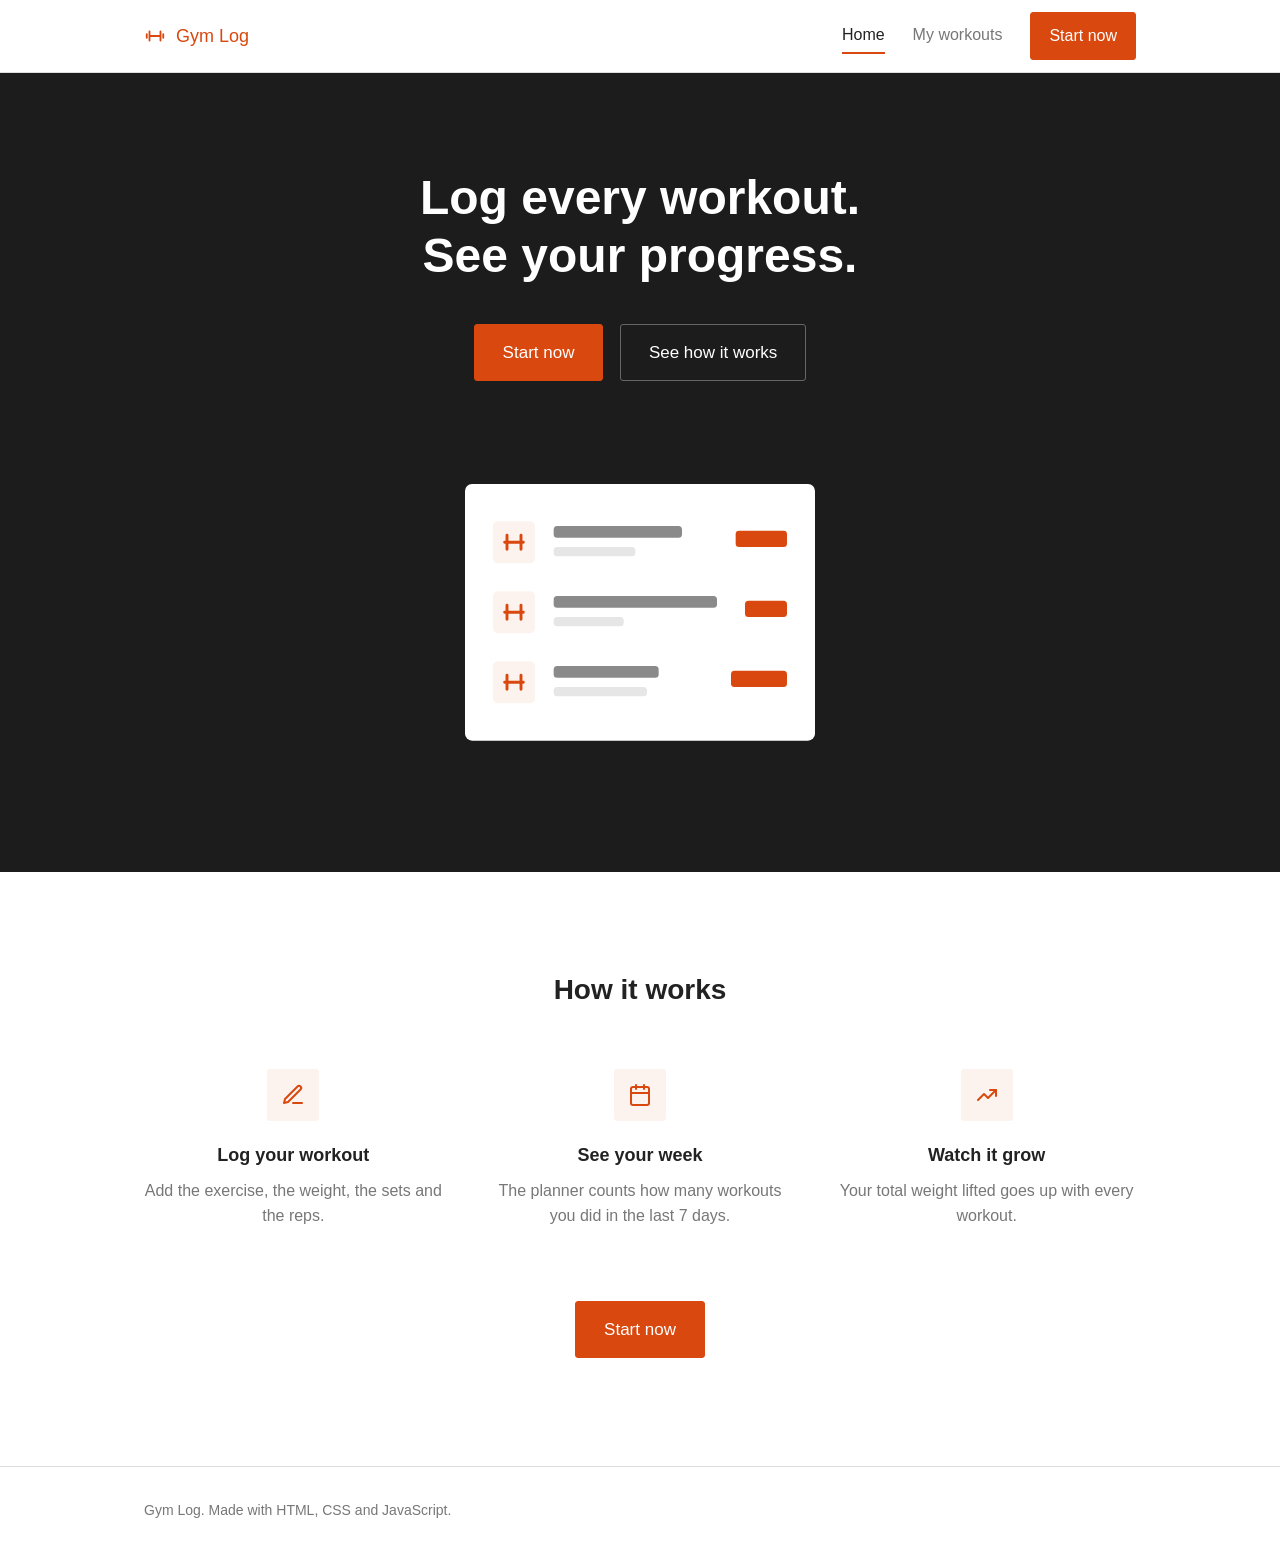
<file: index.html>
<!DOCTYPE html>
<html lang="en">
<head>
  <meta charset="UTF-8">
  <meta name="viewport" content="width=device-width, initial-scale=1.0">
  <title>Gym Log</title>
  <link rel="stylesheet" href="styles.css">
</head>
<body>

  <!-- Navigation bar -->
  <nav class="navbar">
    <div class="wide navbar-inner">
      <a class="logo" href="index.html">
        <svg class="icon" viewBox="0 0 24 24"><path d="M6 7v10M18 7v10M3 10v4M21 10v4M6 12h12"/></svg>
        Gym Log
      </a>
      <div class="nav-links">
        <a class="nav-link active" href="index.html">Home</a>
        <a class="nav-link" href="log.html">My workouts</a>
        <a class="button button-primary" href="log.html">Start now</a>
      </div>
    </div>
  </nav>

  <!-- Hero -->
  <header class="hero-band">
    <div class="wide hero">
      <div class="hero-text">
        <h1 class="hero-title">Log every workout. See your progress.</h1>
        <a class="button button-primary button-big" href="log.html">Start now</a>
        <a class="button button-ghost button-big" href="#how">See how it works</a>
      </div>

      <!-- A flat drawing of a workout list -->
      <div class="hero-art">
        <svg viewBox="0 0 360 280" xmlns="http://www.w3.org/2000/svg" role="img" aria-label="A list of workouts">
          <rect x="30" y="30" width="300" height="220" rx="6" fill="#ffffff"/>

          <rect x="54" y="62" width="36" height="36" rx="4" fill="#fdf3ee"/>
          <path d="M64 80h16M66 74v12M78 74v12" stroke="#d9480f" stroke-width="2.5" fill="none" stroke-linecap="round"/>
          <rect x="106" y="66" width="110" height="10" rx="3" fill="#8a8a8a"/>
          <rect x="106" y="84" width="70" height="8" rx="3" fill="#e6e6e6"/>
          <rect x="262" y="70" width="44" height="14" rx="3" fill="#d9480f"/>

          <rect x="54" y="122" width="36" height="36" rx="4" fill="#fdf3ee"/>
          <path d="M64 140h16M66 134v12M78 134v12" stroke="#d9480f" stroke-width="2.5" fill="none" stroke-linecap="round"/>
          <rect x="106" y="126" width="140" height="10" rx="3" fill="#8a8a8a"/>
          <rect x="106" y="144" width="60" height="8" rx="3" fill="#e6e6e6"/>
          <rect x="270" y="130" width="36" height="14" rx="3" fill="#d9480f"/>

          <rect x="54" y="182" width="36" height="36" rx="4" fill="#fdf3ee"/>
          <path d="M64 200h16M66 194v12M78 194v12" stroke="#d9480f" stroke-width="2.5" fill="none" stroke-linecap="round"/>
          <rect x="106" y="186" width="90" height="10" rx="3" fill="#8a8a8a"/>
          <rect x="106" y="204" width="80" height="8" rx="3" fill="#e6e6e6"/>
          <rect x="258" y="190" width="48" height="14" rx="3" fill="#d9480f"/>
        </svg>
      </div>
    </div>
  </header>

  <!-- How it works -->
  <section class="how" id="how">
    <div class="wide">
      <h2 class="how-title">How it works</h2>
      <div class="steps">

        <div class="step">
          <div class="step-icon">
            <svg class="icon icon-big" viewBox="0 0 24 24"><path d="M12 20h9"/><path d="M16.5 3.5a2.1 2.1 0 0 1 3 3L7 19l-4 1 1-4Z"/></svg>
          </div>
          <h3>Log your workout</h3>
          <p class="muted">Add the exercise, the weight, the sets and the reps.</p>
        </div>

        <div class="step">
          <div class="step-icon">
            <svg class="icon icon-big" viewBox="0 0 24 24"><rect x="3" y="4" width="18" height="18" rx="2"/><path d="M16 2v4M8 2v4M3 10h18"/></svg>
          </div>
          <h3>See your week</h3>
          <p class="muted">The planner counts how many workouts you did in the last 7 days.</p>
        </div>

        <div class="step">
          <div class="step-icon">
            <svg class="icon icon-big" viewBox="0 0 24 24"><path d="M3 17l6-6 4 4 8-8"/><path d="M15 7h6v6"/></svg>
          </div>
          <h3>Watch it grow</h3>
          <p class="muted">Your total weight lifted goes up with every workout.</p>
        </div>

      </div>

      <div class="how-end">
        <a class="button button-primary button-big" href="log.html">Start now</a>
      </div>
    </div>
  </section>

  <footer class="footer">
    <div class="wide">Gym Log. Made with HTML, CSS and JavaScript.</div>
  </footer>

</body>
</html>
</file>
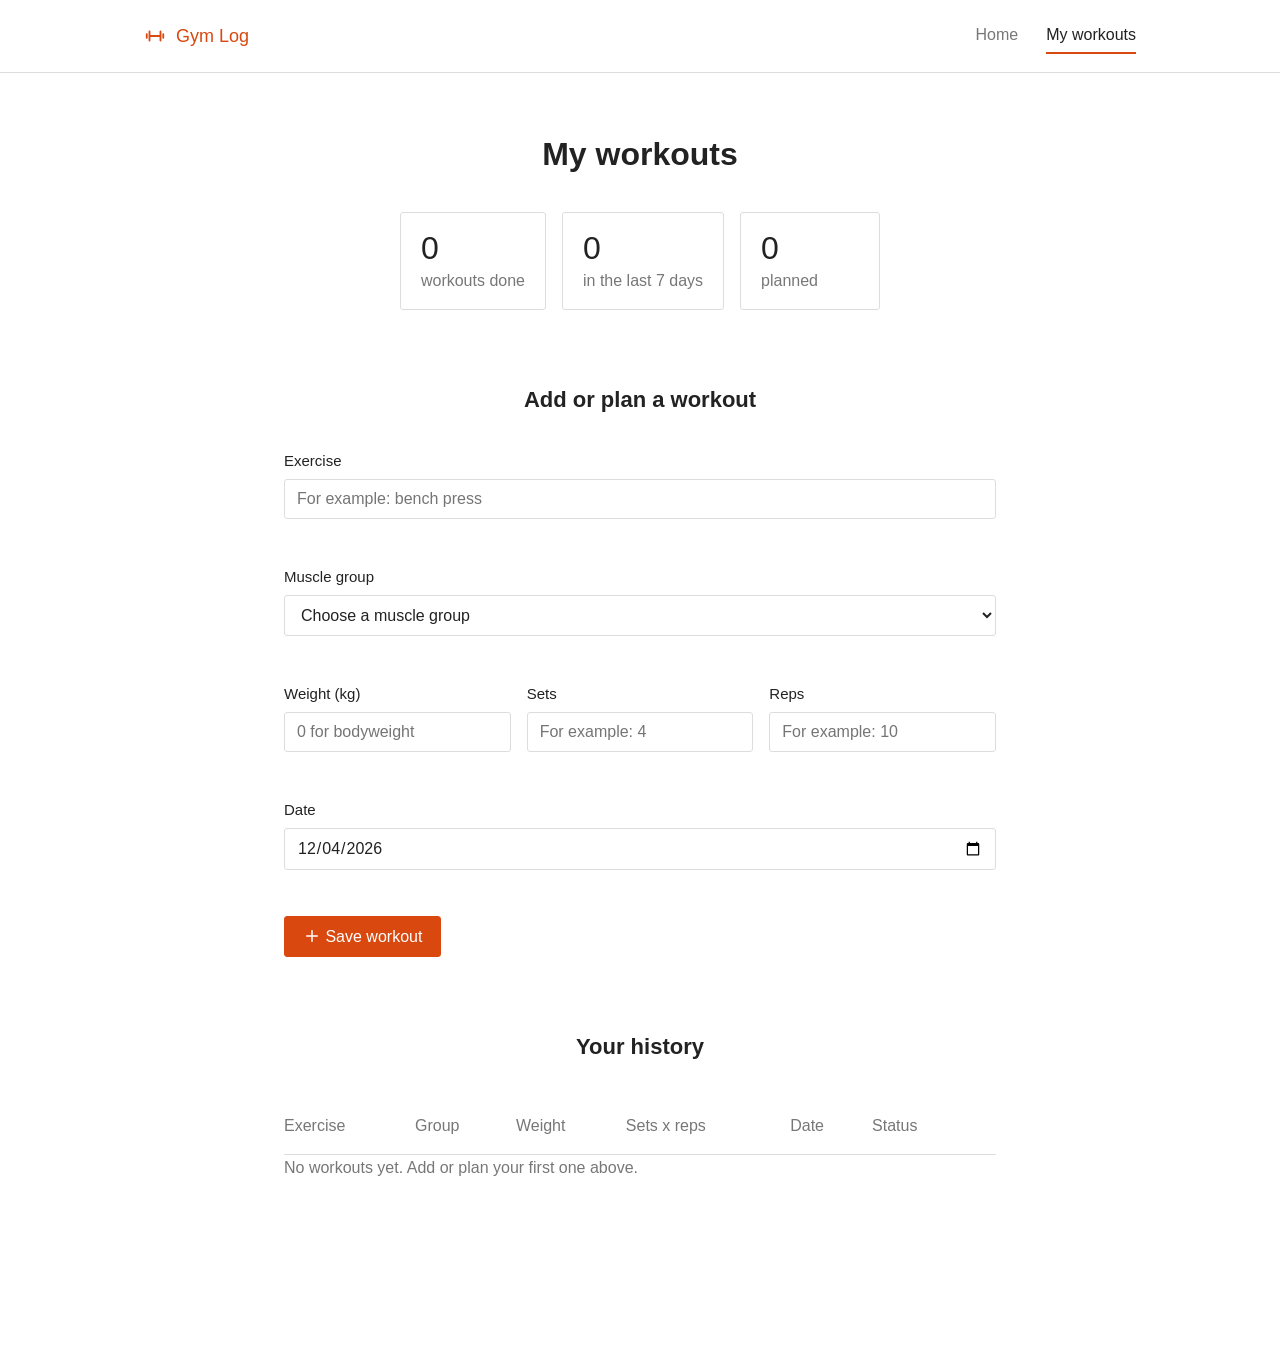
<file: log.html>
<!DOCTYPE html>
<html lang="en">
<head>
  <meta charset="UTF-8">
  <meta name="viewport" content="width=device-width, initial-scale=1.0">
  <title>My workouts - Gym Log</title>
  <link rel="stylesheet" href="styles.css">
</head>
<body>

  <!-- Navigation bar -->
  <nav class="navbar">
    <div class="wide navbar-inner">
      <a class="logo" href="index.html">
        <svg class="icon" viewBox="0 0 24 24"><path d="M6 7v10M18 7v10M3 10v4M21 10v4M6 12h12"/></svg>
        Gym Log
      </a>
      <div class="nav-links">
        <a class="nav-link" href="index.html">Home</a>
        <a class="nav-link active" href="log.html">My workouts</a>
      </div>
    </div>
  </nav>

  <main class="container">

    <header class="section">
      <h1>My workouts</h1>

      <div class="stats">
        <div class="stat">
          <span class="stat-number" id="done-count">0</span>
          <span class="muted">workouts done</span>
        </div>
        <div class="stat">
          <span class="stat-number" id="week-count">0</span>
          <span class="muted">in the last 7 days</span>
        </div>
        <div class="stat">
          <span class="stat-number" id="planned-count">0</span>
          <span class="muted">planned</span>
        </div>
      </div>
    </header>

    <section class="section">
      <h2>Add or plan a workout</h2>
      <form id="workout-form" novalidate>
        <div class="field">
          <label class="label" for="exercise">Exercise</label>
          <input class="input" type="text" id="exercise" placeholder="For example: bench press">
          <p class="error" id="exercise-error"></p>
        </div>

        <div class="field">
          <label class="label" for="group">Muscle group</label>
          <select class="input" id="group">
            <option value="">Choose a muscle group</option>
            <option value="Chest">Chest</option>
            <option value="Back">Back</option>
            <option value="Legs">Legs</option>
            <option value="Shoulders">Shoulders</option>
            <option value="Arms">Arms</option>
            <option value="Core">Core</option>
          </select>
          <p class="error" id="group-error"></p>
        </div>

        <div class="row">
          <div class="field">
            <label class="label" for="weight">Weight (kg)</label>
            <input class="input" type="number" id="weight" placeholder="0 for bodyweight" min="0" step="any">
            <p class="error" id="weight-error"></p>
          </div>
          <div class="field">
            <label class="label" for="sets">Sets</label>
            <input class="input" type="number" id="sets" placeholder="For example: 4" min="1">
            <p class="error" id="sets-error"></p>
          </div>
          <div class="field">
            <label class="label" for="reps">Reps</label>
            <input class="input" type="number" id="reps" placeholder="For example: 10" min="1">
            <p class="error" id="reps-error"></p>
          </div>
        </div>

        <div class="field">
          <label class="label" for="date">Date</label>
          <input class="input" type="date" id="date">
          <p class="error" id="date-error"></p>
        </div>

        <button class="button button-primary" type="submit">
          <svg class="icon" viewBox="0 0 24 24"><path d="M12 5v14M5 12h14"/></svg>
          Save workout
        </button>
      </form>
    </section>

    <section class="section">
      <h2>Your history</h2>
      <table class="table">
        <thead>
          <tr>
            <th>Exercise</th>
            <th>Group</th>
            <th>Weight</th>
            <th>Sets x reps</th>
            <th>Date</th>
            <th>Status</th>
            <th></th>
          </tr>
        </thead>
        <tbody id="workout-list"></tbody>
      </table>
      <p class="muted" id="empty-message">No workouts yet. Add or plan your first one above.</p>
    </section>

  </main>

  <script src="lib.js"></script>
  <script src="app.js"></script>
</body>
</html>
</file>
<file: styles.css>
/* styles.css
   A small set of reusable classes. Flat design: no gradients,
   no shadows, small corners, lots of white space. */

/* Colors and sizes in one place */
:root {
  --text: #222222;
  --muted: #777777;
  --line: #dddddd;
  --accent: #d9480f;
  --accent-hover: #b83c0b;
  --tint: #fdf3ee;
  --red: #a61b1b;
  --corner: 3px;
}

* {
  box-sizing: border-box;
}

body {
  margin: 0;
  font-family: Arial, Helvetica, sans-serif;
  font-size: 16px;
  line-height: 1.6;
  color: var(--text);
  background: #ffffff;
}

/* Layout */
.container {
  max-width: 760px;
  margin: 0 auto;
  padding: 56px 24px 96px 24px;
}

.wide {
  max-width: 1040px;
  margin: 0 auto;
  padding: 0 24px;
}

.section {
  margin-bottom: 72px;
}

/* Text */
h1 {
  margin: 0;
  font-size: 32px;
  font-weight: bold;
  text-align: center;
}

h2 {
  margin: 0 0 32px 0;
  font-size: 22px;
  font-weight: bold;
  text-align: center;
}

h3 {
  margin: 0 0 8px 0;
  font-size: 18px;
  font-weight: bold;
}

p {
  margin: 0 0 8px 0;
}

a {
  color: inherit;
}

.muted {
  color: var(--muted);
}

.red {
  color: var(--red);
}


.hidden {
  display: none;
}

/* Icons (small drawings made with SVG) */
.icon {
  width: 18px;
  height: 18px;
  fill: none;
  stroke: currentColor;
  stroke-width: 2;
  stroke-linecap: round;
  stroke-linejoin: round;
  vertical-align: -3px;
}

.icon-big {
  width: 24px;
  height: 24px;
  vertical-align: middle;
}

/* Navigation bar */
.navbar {
  border-bottom: 1px solid var(--line);
  background: #ffffff;
}

.navbar-inner {
  display: flex;
  align-items: center;
  justify-content: space-between;
  min-height: 72px;
}

.logo {
  display: flex;
  align-items: center;
  gap: 10px;
  font-size: 18px;
  color: var(--accent);
  text-decoration: none;
}

.logo .icon {
  width: 22px;
  height: 22px;
}

.nav-links {
  display: flex;
  align-items: center;
  gap: 28px;
}

.nav-link {
  padding: 4px 0;
  color: var(--muted);
  text-decoration: none;
  border-bottom: 2px solid transparent;
}

.nav-link:hover {
  color: var(--text);
}

.nav-link.active {
  color: var(--text);
  border-bottom-color: var(--accent);
}

/* Hero (dark band) */
.hero-band {
  color: #ffffff;
  background: #1c1c1c;
}

.hero {
  display: flex;
  flex-direction: column;
  align-items: center;
  gap: 56px;
  padding-top: 96px;
  padding-bottom: 96px;
  text-align: center;
}

.hero-title {
  max-width: 700px;
  margin: 0 0 40px 0;
  font-size: 48px;
  font-weight: bold;
  line-height: 1.2;
  text-wrap: balance;
}

.hero-art {
  width: 100%;
  max-width: 420px;
}

.hero-art svg {
  display: block;
  width: 100%;
  height: auto;
}

/* How it works */
.how {
  padding: 96px 0;
}

.how-title {
  margin-bottom: 56px;
  font-size: 28px;
}

.steps {
  display: flex;
  gap: 48px;
}

.step {
  flex: 1;
  text-align: center;
}

.step-icon {
  display: flex;
  align-items: center;
  justify-content: center;
  width: 52px;
  height: 52px;
  margin: 0 auto 20px auto;
  color: var(--accent);
  background: var(--tint);
  border-radius: var(--corner);
}

.how-end {
  margin-top: 64px;
  text-align: center;
}

/* Footer */
.footer {
  padding: 32px 0;
  color: var(--muted);
  font-size: 14px;
  border-top: 1px solid var(--line);
}

/* Numbers at the top of the planner */
.stats {
  display: flex;
  flex-wrap: wrap;
  justify-content: center;
  gap: 16px;
  margin-top: 32px;
}

.stat {
  min-width: 140px;
  padding: 16px 20px;
  border: 1px solid var(--line);
  border-radius: var(--corner);
}

.stat-number {
  display: block;
  font-size: 32px;
  line-height: 1.2;
}

/* Form */
.label {
  display: block;
  margin-bottom: 6px;
  font-size: 15px;
}

.row {
  display: flex;
  gap: 16px;
}

.row .field {
  flex: 1;
}

.field {
  margin-bottom: 20px;
}

.input {
  width: 100%;
  padding: 10px 12px;
  font-family: inherit;
  font-size: 16px;
  color: var(--text);
  background: #ffffff;
  border: 1px solid var(--line);
  border-radius: var(--corner);
}

.input:focus {
  outline: 2px solid var(--accent);
  outline-offset: 0;
}

.input-bad {
  border-color: var(--red);
}

.error {
  min-height: 22px;
  margin: 4px 0 0 0;
  font-size: 14px;
  color: var(--red);
}

/* Buttons (work on <button> and on <a>) */
.button {
  display: inline-block;
  padding: 10px 18px;
  font-family: inherit;
  font-size: 16px;
  color: var(--text);
  text-decoration: none;
  background: #ffffff;
  border: 1px solid var(--line);
  border-radius: var(--corner);
  cursor: pointer;
}

.button:hover {
  background: #f4f4f4;
}

.button-primary {
  color: #ffffff;
  background: var(--accent);
  border-color: var(--accent);
}

.button-primary:hover {
  background: var(--accent-hover);
}

.button-ghost {
  color: #ffffff;
  background: transparent;
  border-color: #666666;
}

.button-ghost:hover {
  background: #2c2c2c;
}

.button-big {
  margin: 0 6px 12px 6px;
  padding: 14px 28px;
  font-size: 17px;
}

.button-small {
  padding: 4px 10px;
  font-size: 14px;
}

.button-small .icon {
  width: 15px;
  height: 15px;
  vertical-align: -2px;
}

/* Table */
.table {
  width: 100%;
  border-collapse: collapse;
}

.table th,
.table td {
  padding: 16px 12px 16px 0;
  text-align: left;
  border-bottom: 1px solid var(--line);
}

.table th {
  font-weight: normal;
  color: var(--muted);
}

.table td:last-child {
  text-align: right;
  white-space: nowrap;
}

/* Small screens */
@media (max-width: 760px) {
  .container {
    padding: 40px 16px 64px 16px;
  }

  .hero {
    gap: 40px;
    padding-top: 56px;
    padding-bottom: 56px;
  }

  .hero-title {
    font-size: 34px;
  }

  .steps {
    flex-direction: column;
    gap: 40px;
  }

  .row {
    flex-direction: column;
    gap: 0;
  }

  .stats {
    flex-wrap: wrap;
  }

  .nav-links {
    gap: 16px;
  }

  .nav-link {
    display: none;
  }

  /* Let the table scroll sideways instead of breaking */
  .table {
    display: block;
    overflow-x: auto;
  }
}
</file>
